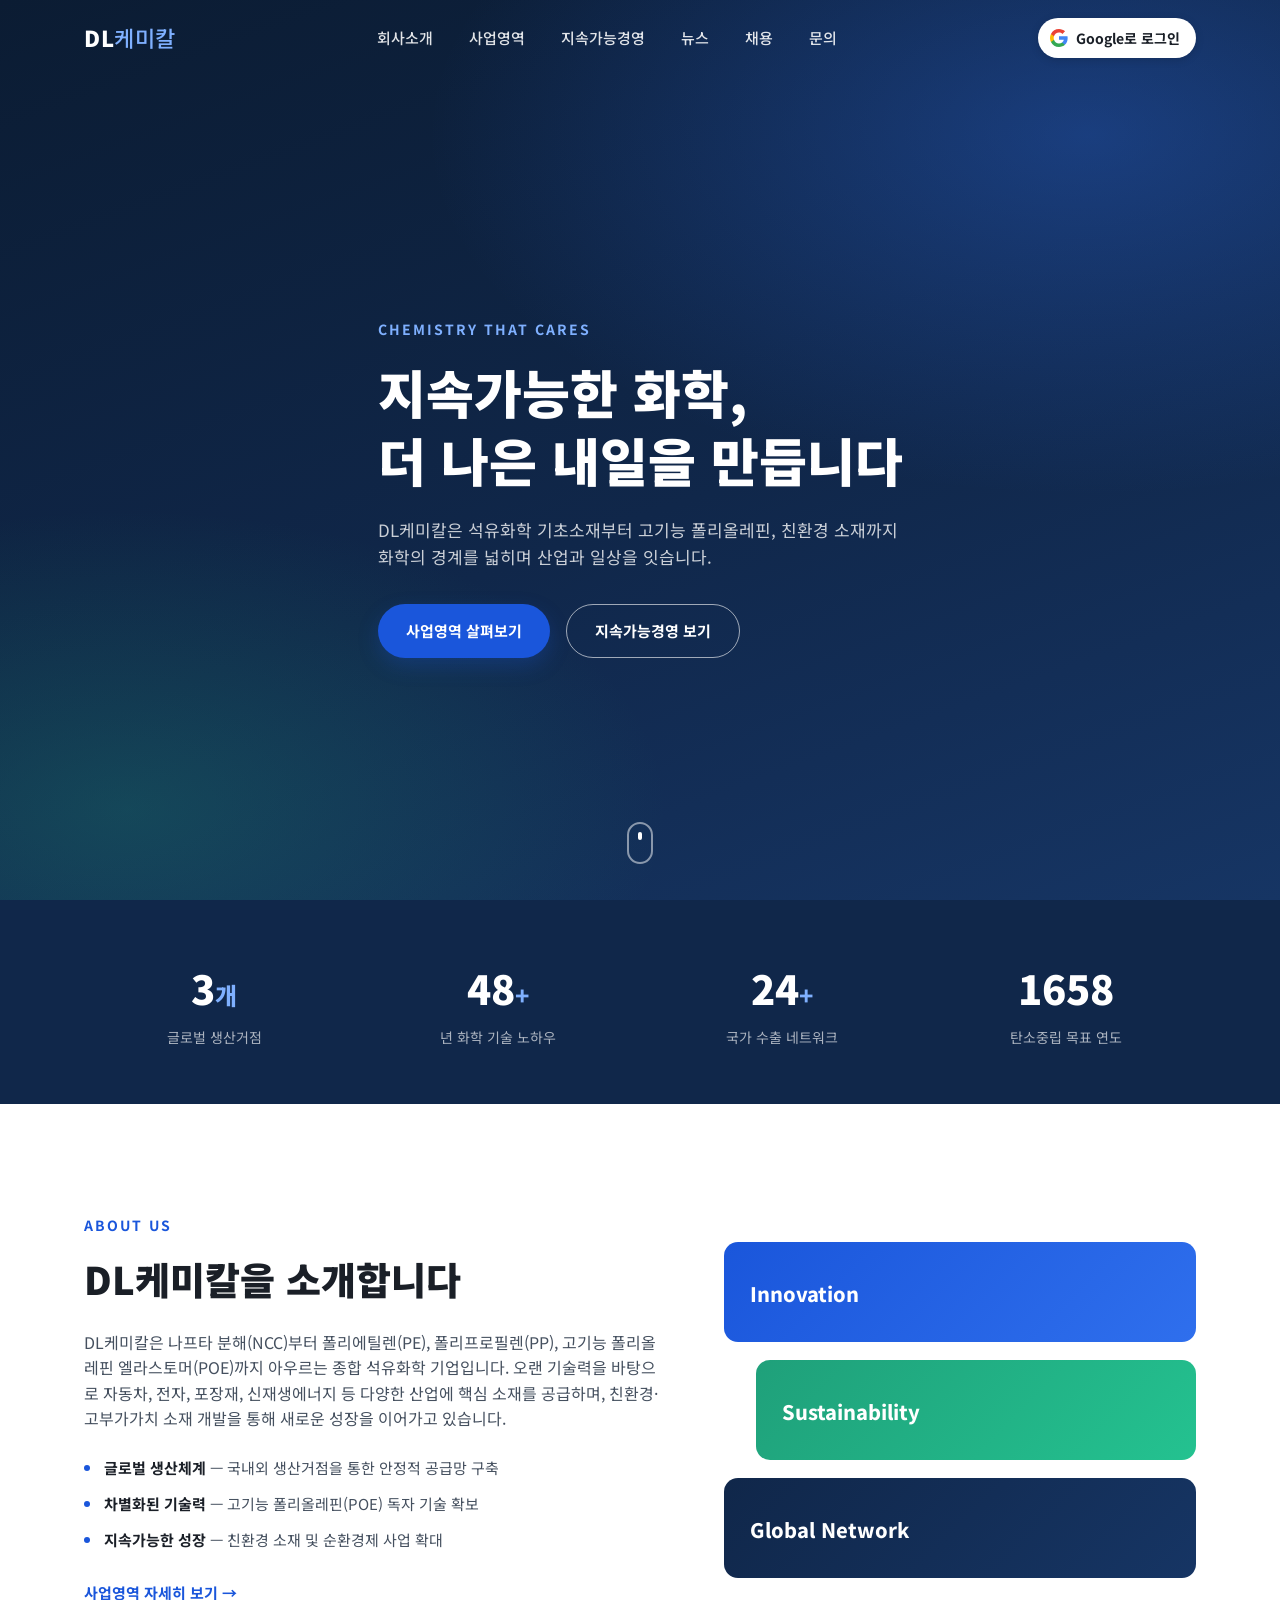
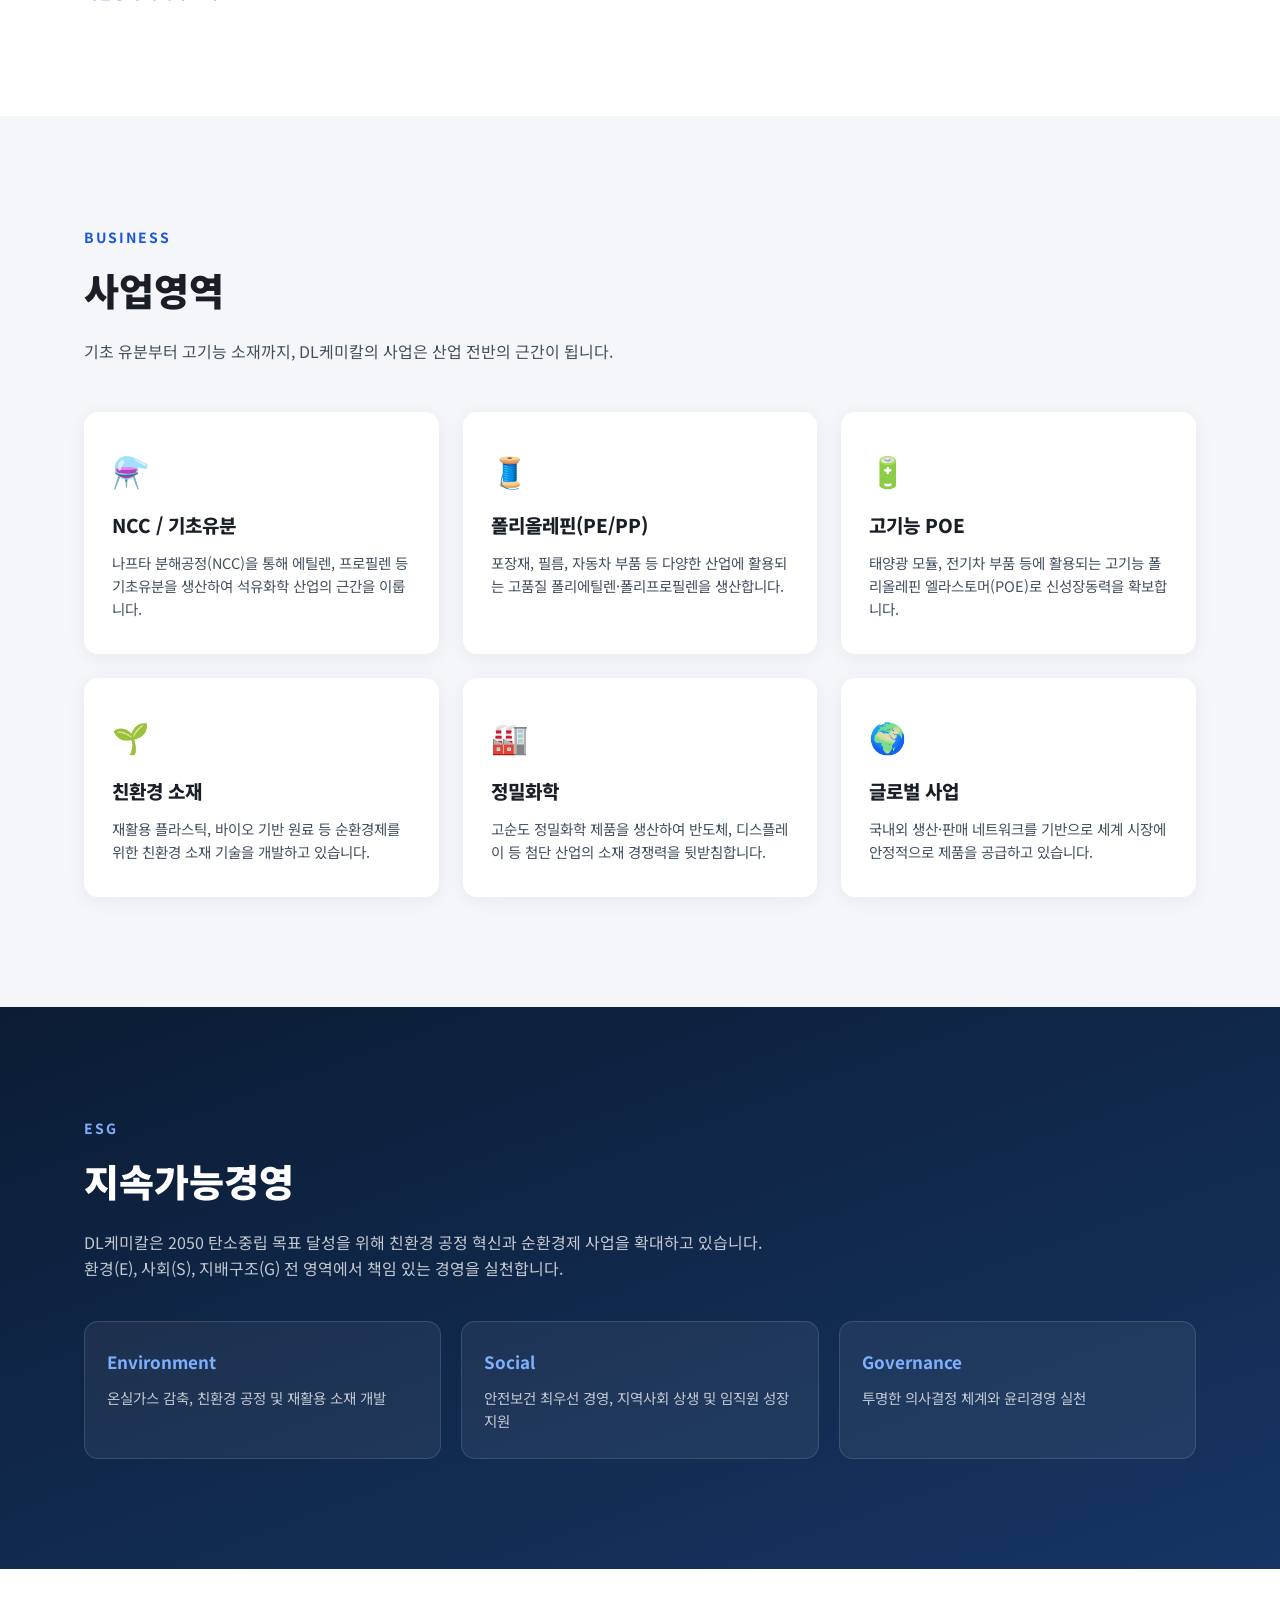
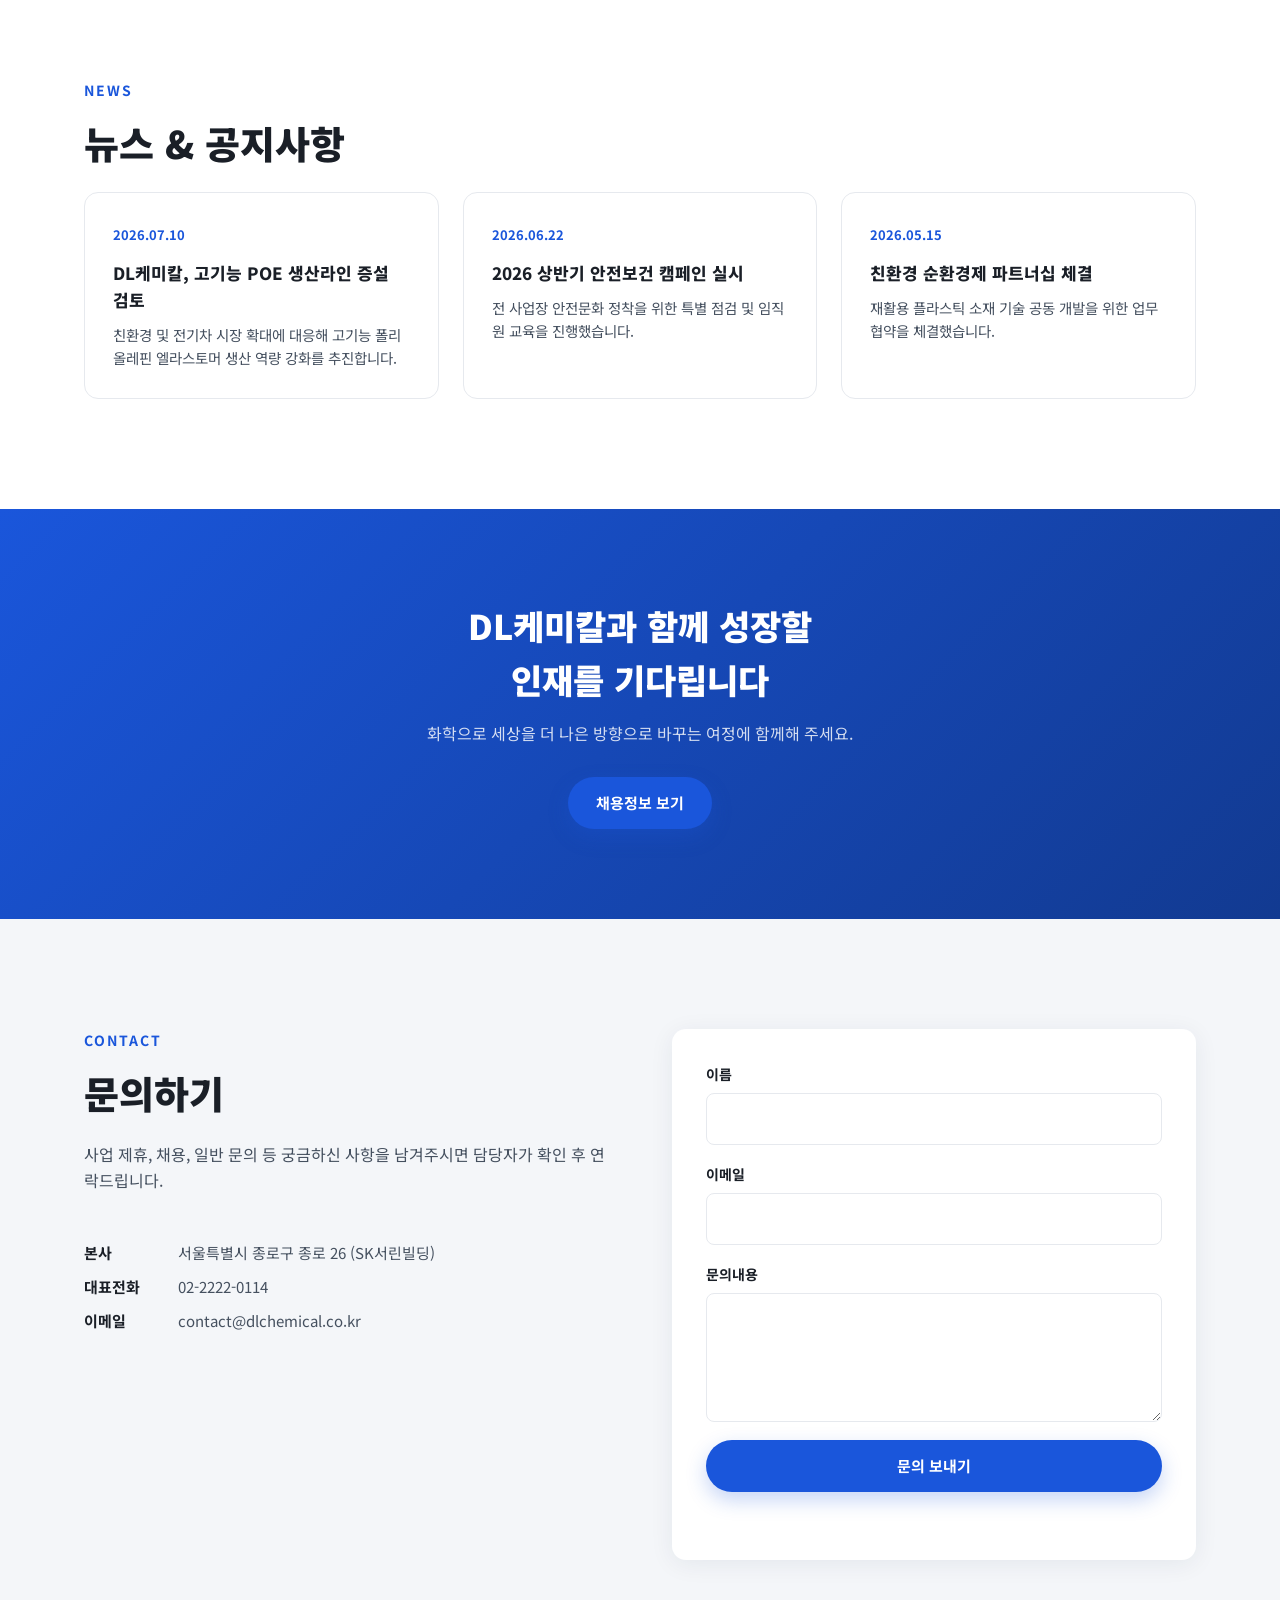
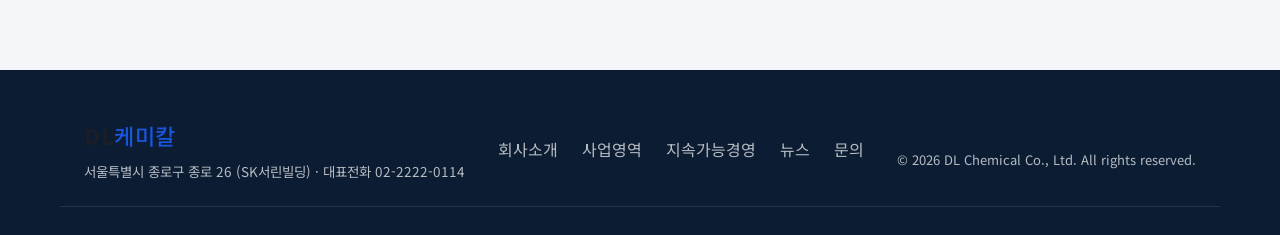
<file: index.html>
<!DOCTYPE html>
<html lang="ko">
<head>
<meta charset="UTF-8" />
<meta name="viewport" content="width=device-width, initial-scale=1.0" />
<title>DL케미칼 | Chemistry that Cares</title>
<meta name="description" content="DL케미칼 공식 홈페이지 - 석유화학 기반의 고기능 소재로 지속가능한 미래를 만들어갑니다." />
<link rel="preconnect" href="https://fonts.googleapis.com">
<link href="https://fonts.googleapis.com/css2?family=Noto+Sans+KR:wght@300;400;500;700;900&display=swap" rel="stylesheet">
<link rel="stylesheet" href="css/style.css" />
<script src="js/vendor/supabase.js"></script>
</head>
<body>

<!-- Header -->
<header class="header" id="header">
  <div class="container header__inner">
    <a href="#top" class="logo">DL<span>케미칼</span></a>

    <nav class="nav" id="nav">
      <ul>
        <li><a href="#about">회사소개</a></li>
        <li><a href="#business">사업영역</a></li>
        <li><a href="#esg">지속가능경영</a></li>
        <li><a href="#news">뉴스</a></li>
        <li><a href="#career">채용</a></li>
        <li><a href="#contact">문의</a></li>
      </ul>
    </nav>

    <div class="auth" id="authArea">
      <button class="btn btn--google" id="googleLoginBtn">
        <svg class="google-icon" viewBox="0 0 18 18" aria-hidden="true">
          <path fill="#4285F4" d="M17.64 9.2c0-.64-.06-1.25-.16-1.84H9v3.48h4.84a4.14 4.14 0 0 1-1.8 2.72v2.26h2.91c1.7-1.57 2.69-3.88 2.69-6.62z"/>
          <path fill="#34A853" d="M9 18c2.43 0 4.47-.8 5.96-2.18l-2.91-2.26c-.81.54-1.84.86-3.05.86-2.34 0-4.32-1.58-5.03-3.71H.96v2.33A9 9 0 0 0 9 18z"/>
          <path fill="#FBBC05" d="M3.97 10.71A5.4 5.4 0 0 1 3.68 9c0-.59.1-1.17.29-1.71V4.96H.96A9 9 0 0 0 0 9c0 1.45.35 2.83.96 4.04l3.01-2.33z"/>
          <path fill="#EA4335" d="M9 3.58c1.32 0 2.51.46 3.44 1.35l2.58-2.58C13.46.89 11.43 0 9 0A9 9 0 0 0 .96 4.96l3.01 2.33C4.68 5.16 6.66 3.58 9 3.58z"/>
        </svg>
        <span>Google로 로그인</span>
      </button>
      <div class="user-menu" id="userMenu" hidden>
        <img class="user-menu__avatar" id="userAvatar" alt="" />
        <span class="user-menu__name" id="userName"></span>
        <button class="btn btn--ghost btn--sm" id="logoutBtn">로그아웃</button>
      </div>
    </div>

    <button class="nav-toggle" id="navToggle" aria-label="메뉴 열기">
      <span></span><span></span><span></span>
    </button>
  </div>
</header>

<!-- Hero -->
<section class="hero" id="top">
  <div class="hero__bg"></div>
  <div class="container hero__inner">
    <p class="hero__eyebrow">Chemistry that Cares</p>
    <h1 class="hero__title">지속가능한 화학,<br />더 나은 내일을 만듭니다</h1>
    <p class="hero__desc">DL케미칼은 석유화학 기초소재부터 고기능 폴리올레핀, 친환경 소재까지<br class="only-desktop"/> 화학의 경계를 넓히며 산업과 일상을 잇습니다.</p>
    <div class="hero__actions">
      <a href="#business" class="btn btn--primary">사업영역 살펴보기</a>
      <a href="#esg" class="btn btn--ghost">지속가능경영 보기</a>
    </div>
  </div>
  <a href="#about" class="scroll-cue" aria-label="아래로 스크롤">
    <span></span>
  </a>
</section>

<!-- Quick Stats -->
<section class="stats">
  <div class="container stats__grid">
    <div class="stat">
      <strong data-count="4">0</strong><span>개</span>
      <p>글로벌 생산거점</p>
    </div>
    <div class="stat">
      <strong data-count="60">0</strong><span>+</span>
      <p>년 화학 기술 노하우</p>
    </div>
    <div class="stat">
      <strong data-count="30">0</strong><span>+</span>
      <p>국가 수출 네트워크</p>
    </div>
    <div class="stat">
      <strong data-count="2050">0</strong><span></span>
      <p>탄소중립 목표 연도</p>
    </div>
  </div>
</section>

<!-- About -->
<section class="section about" id="about">
  <div class="container about__grid">
    <div class="about__text">
      <p class="section__eyebrow">About Us</p>
      <h2 class="section__title">DL케미칼을 소개합니다</h2>
      <p class="about__desc">
        DL케미칼은 나프타 분해(NCC)부터 폴리에틸렌(PE), 폴리프로필렌(PP), 고기능 폴리올레핀 엘라스토머(POE)까지
        아우르는 종합 석유화학 기업입니다. 오랜 기술력을 바탕으로 자동차, 전자, 포장재, 신재생에너지 등
        다양한 산업에 핵심 소재를 공급하며, 친환경·고부가가치 소재 개발을 통해 새로운 성장을 이어가고 있습니다.
      </p>
      <ul class="about__list">
        <li><strong>글로벌 생산체계</strong> — 국내외 생산거점을 통한 안정적 공급망 구축</li>
        <li><strong>차별화된 기술력</strong> — 고기능 폴리올레핀(POE) 독자 기술 확보</li>
        <li><strong>지속가능한 성장</strong> — 친환경 소재 및 순환경제 사업 확대</li>
      </ul>
      <a href="#business" class="link-arrow">사업영역 자세히 보기 →</a>
    </div>
    <div class="about__visual">
      <div class="about__card about__card--1">Innovation</div>
      <div class="about__card about__card--2">Sustainability</div>
      <div class="about__card about__card--3">Global Network</div>
    </div>
  </div>
</section>

<!-- Business Areas -->
<section class="section business" id="business">
  <div class="container">
    <p class="section__eyebrow">Business</p>
    <h2 class="section__title">사업영역</h2>
    <p class="section__desc">기초 유분부터 고기능 소재까지, DL케미칼의 사업은 산업 전반의 근간이 됩니다.</p>

    <div class="business__grid">
      <article class="biz-card">
        <div class="biz-card__icon" aria-hidden="true">⚗️</div>
        <h3>NCC / 기초유분</h3>
        <p>나프타 분해공정(NCC)을 통해 에틸렌, 프로필렌 등 기초유분을 생산하여 석유화학 산업의 근간을 이룹니다.</p>
      </article>
      <article class="biz-card">
        <div class="biz-card__icon" aria-hidden="true">🧵</div>
        <h3>폴리올레핀(PE/PP)</h3>
        <p>포장재, 필름, 자동차 부품 등 다양한 산업에 활용되는 고품질 폴리에틸렌·폴리프로필렌을 생산합니다.</p>
      </article>
      <article class="biz-card">
        <div class="biz-card__icon" aria-hidden="true">🔋</div>
        <h3>고기능 POE</h3>
        <p>태양광 모듈, 전기차 부품 등에 활용되는 고기능 폴리올레핀 엘라스토머(POE)로 신성장동력을 확보합니다.</p>
      </article>
      <article class="biz-card">
        <div class="biz-card__icon" aria-hidden="true">🌱</div>
        <h3>친환경 소재</h3>
        <p>재활용 플라스틱, 바이오 기반 원료 등 순환경제를 위한 친환경 소재 기술을 개발하고 있습니다.</p>
      </article>
      <article class="biz-card">
        <div class="biz-card__icon" aria-hidden="true">🏭</div>
        <h3>정밀화학</h3>
        <p>고순도 정밀화학 제품을 생산하여 반도체, 디스플레이 등 첨단 산업의 소재 경쟁력을 뒷받침합니다.</p>
      </article>
      <article class="biz-card">
        <div class="biz-card__icon" aria-hidden="true">🌍</div>
        <h3>글로벌 사업</h3>
        <p>국내외 생산·판매 네트워크를 기반으로 세계 시장에 안정적으로 제품을 공급하고 있습니다.</p>
      </article>
    </div>
  </div>
</section>

<!-- ESG -->
<section class="section esg" id="esg">
  <div class="container esg__grid">
    <div class="esg__text">
      <p class="section__eyebrow section__eyebrow--light">ESG</p>
      <h2 class="section__title section__title--light">지속가능경영</h2>
      <p class="esg__desc">
        DL케미칼은 2050 탄소중립 목표 달성을 위해 친환경 공정 혁신과 순환경제 사업을
        확대하고 있습니다. 환경(E), 사회(S), 지배구조(G) 전 영역에서 책임 있는 경영을 실천합니다.
      </p>
      <div class="esg__pillars">
        <div class="pillar">
          <h4>Environment</h4>
          <p>온실가스 감축, 친환경 공정 및 재활용 소재 개발</p>
        </div>
        <div class="pillar">
          <h4>Social</h4>
          <p>안전보건 최우선 경영, 지역사회 상생 및 임직원 성장 지원</p>
        </div>
        <div class="pillar">
          <h4>Governance</h4>
          <p>투명한 의사결정 체계와 윤리경영 실천</p>
        </div>
      </div>
    </div>
  </div>
</section>

<!-- News -->
<section class="section news" id="news">
  <div class="container">
    <p class="section__eyebrow">News</p>
    <h2 class="section__title">뉴스 &amp; 공지사항</h2>

    <div class="news__grid">
      <article class="news-card">
        <span class="news-card__date">2026.07.10</span>
        <h3>DL케미칼, 고기능 POE 생산라인 증설 검토</h3>
        <p>친환경 및 전기차 시장 확대에 대응해 고기능 폴리올레핀 엘라스토머 생산 역량 강화를 추진합니다.</p>
      </article>
      <article class="news-card">
        <span class="news-card__date">2026.06.22</span>
        <h3>2026 상반기 안전보건 캠페인 실시</h3>
        <p>전 사업장 안전문화 정착을 위한 특별 점검 및 임직원 교육을 진행했습니다.</p>
      </article>
      <article class="news-card">
        <span class="news-card__date">2026.05.15</span>
        <h3>친환경 순환경제 파트너십 체결</h3>
        <p>재활용 플라스틱 소재 기술 공동 개발을 위한 업무협약을 체결했습니다.</p>
      </article>
    </div>
  </div>
</section>

<!-- Career CTA -->
<section class="cta" id="career">
  <div class="container cta__inner">
    <h2>DL케미칼과 함께 성장할<br />인재를 기다립니다</h2>
    <p>화학으로 세상을 더 나은 방향으로 바꾸는 여정에 함께해 주세요.</p>
    <a href="#contact" class="btn btn--primary">채용정보 보기</a>
  </div>
</section>

<!-- Contact -->
<section class="section contact" id="contact">
  <div class="container contact__grid">
    <div>
      <p class="section__eyebrow">Contact</p>
      <h2 class="section__title">문의하기</h2>
      <p class="section__desc">사업 제휴, 채용, 일반 문의 등 궁금하신 사항을 남겨주시면 담당자가 확인 후 연락드립니다.</p>
      <ul class="contact__info">
        <li><strong>본사</strong> 서울특별시 종로구 종로 26 (SK서린빌딩)</li>
        <li><strong>대표전화</strong> 02-2222-0114</li>
        <li><strong>이메일</strong> contact@dlchemical.co.kr</li>
      </ul>
    </div>
    <form class="contact__form" id="contactForm">
      <div class="form-row">
        <label for="name">이름</label>
        <input type="text" id="name" name="name" required />
      </div>
      <div class="form-row">
        <label for="email">이메일</label>
        <input type="email" id="email" name="email" required />
      </div>
      <div class="form-row">
        <label for="message">문의내용</label>
        <textarea id="message" name="message" rows="4" required></textarea>
      </div>
      <button type="submit" class="btn btn--primary btn--block">문의 보내기</button>
      <p class="form-note" id="formNote" role="status" aria-live="polite"></p>
    </form>
  </div>
</section>

<!-- Footer -->
<footer class="footer">
  <div class="container footer__inner">
    <div class="footer__brand">
      <a href="#top" class="logo logo--footer">DL<span>케미칼</span></a>
      <p>서울특별시 종로구 종로 26 (SK서린빌딩) · 대표전화 02-2222-0114</p>
    </div>
    <ul class="footer__links">
      <li><a href="#about">회사소개</a></li>
      <li><a href="#business">사업영역</a></li>
      <li><a href="#esg">지속가능경영</a></li>
      <li><a href="#news">뉴스</a></li>
      <li><a href="#contact">문의</a></li>
    </ul>
    <p class="footer__copy">&copy; <span id="year"></span> DL Chemical Co., Ltd. All rights reserved.</p>
  </div>
</footer>

<script src="js/supabase-config.js"></script>
<script src="js/auth.js"></script>
<script src="js/script.js"></script>
</body>
</html>
</file>
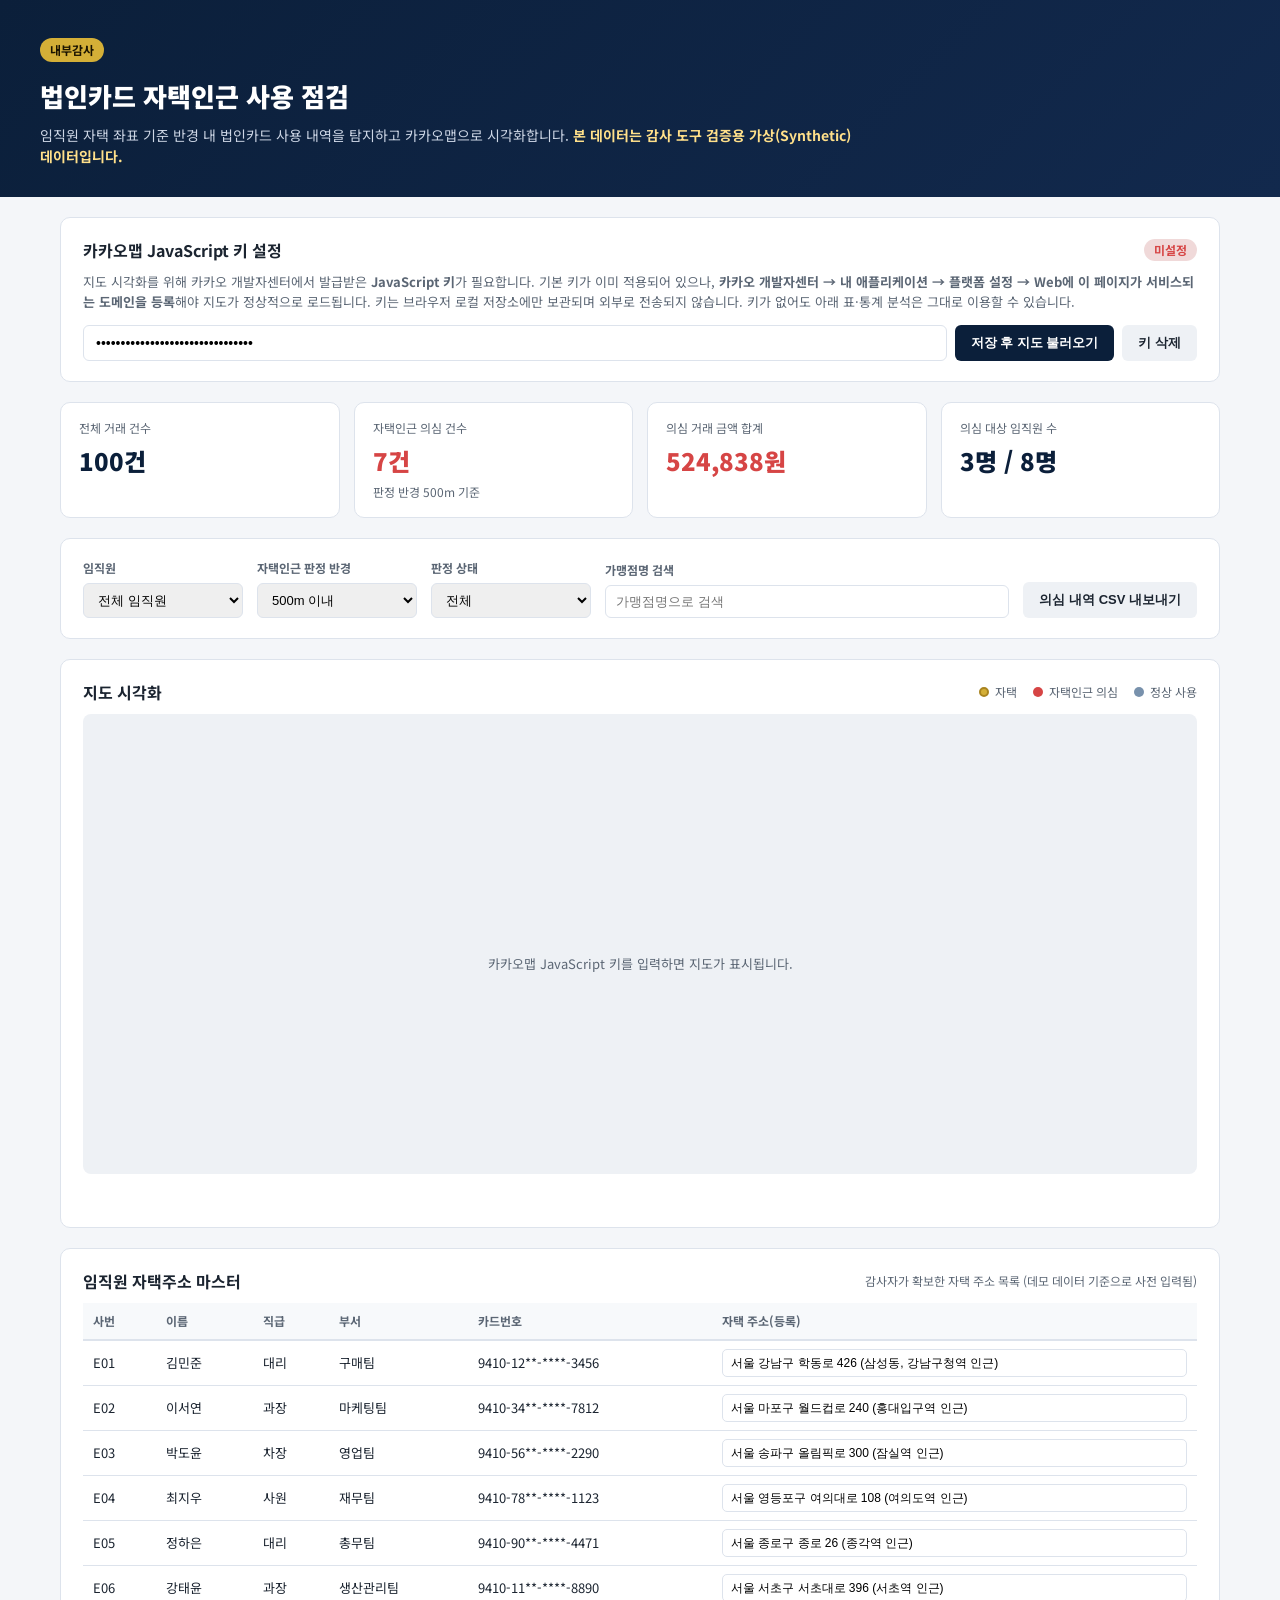
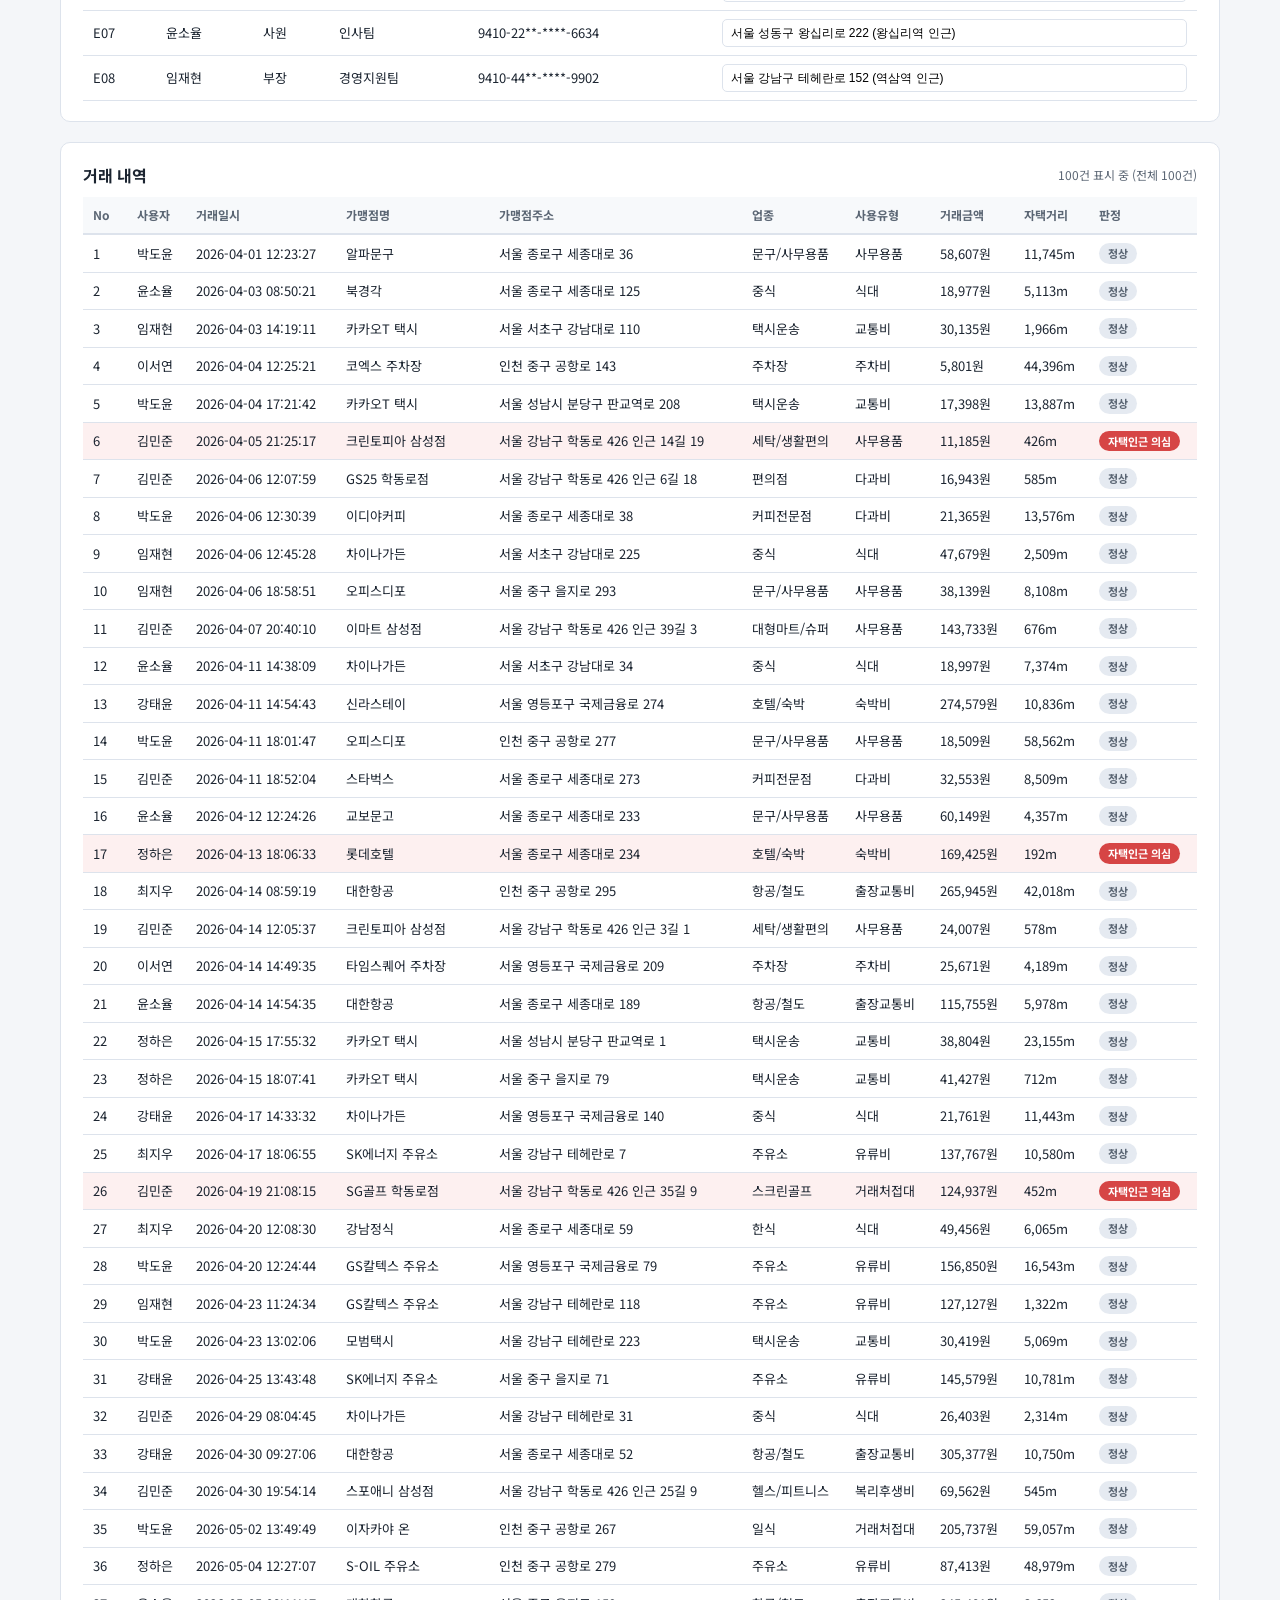
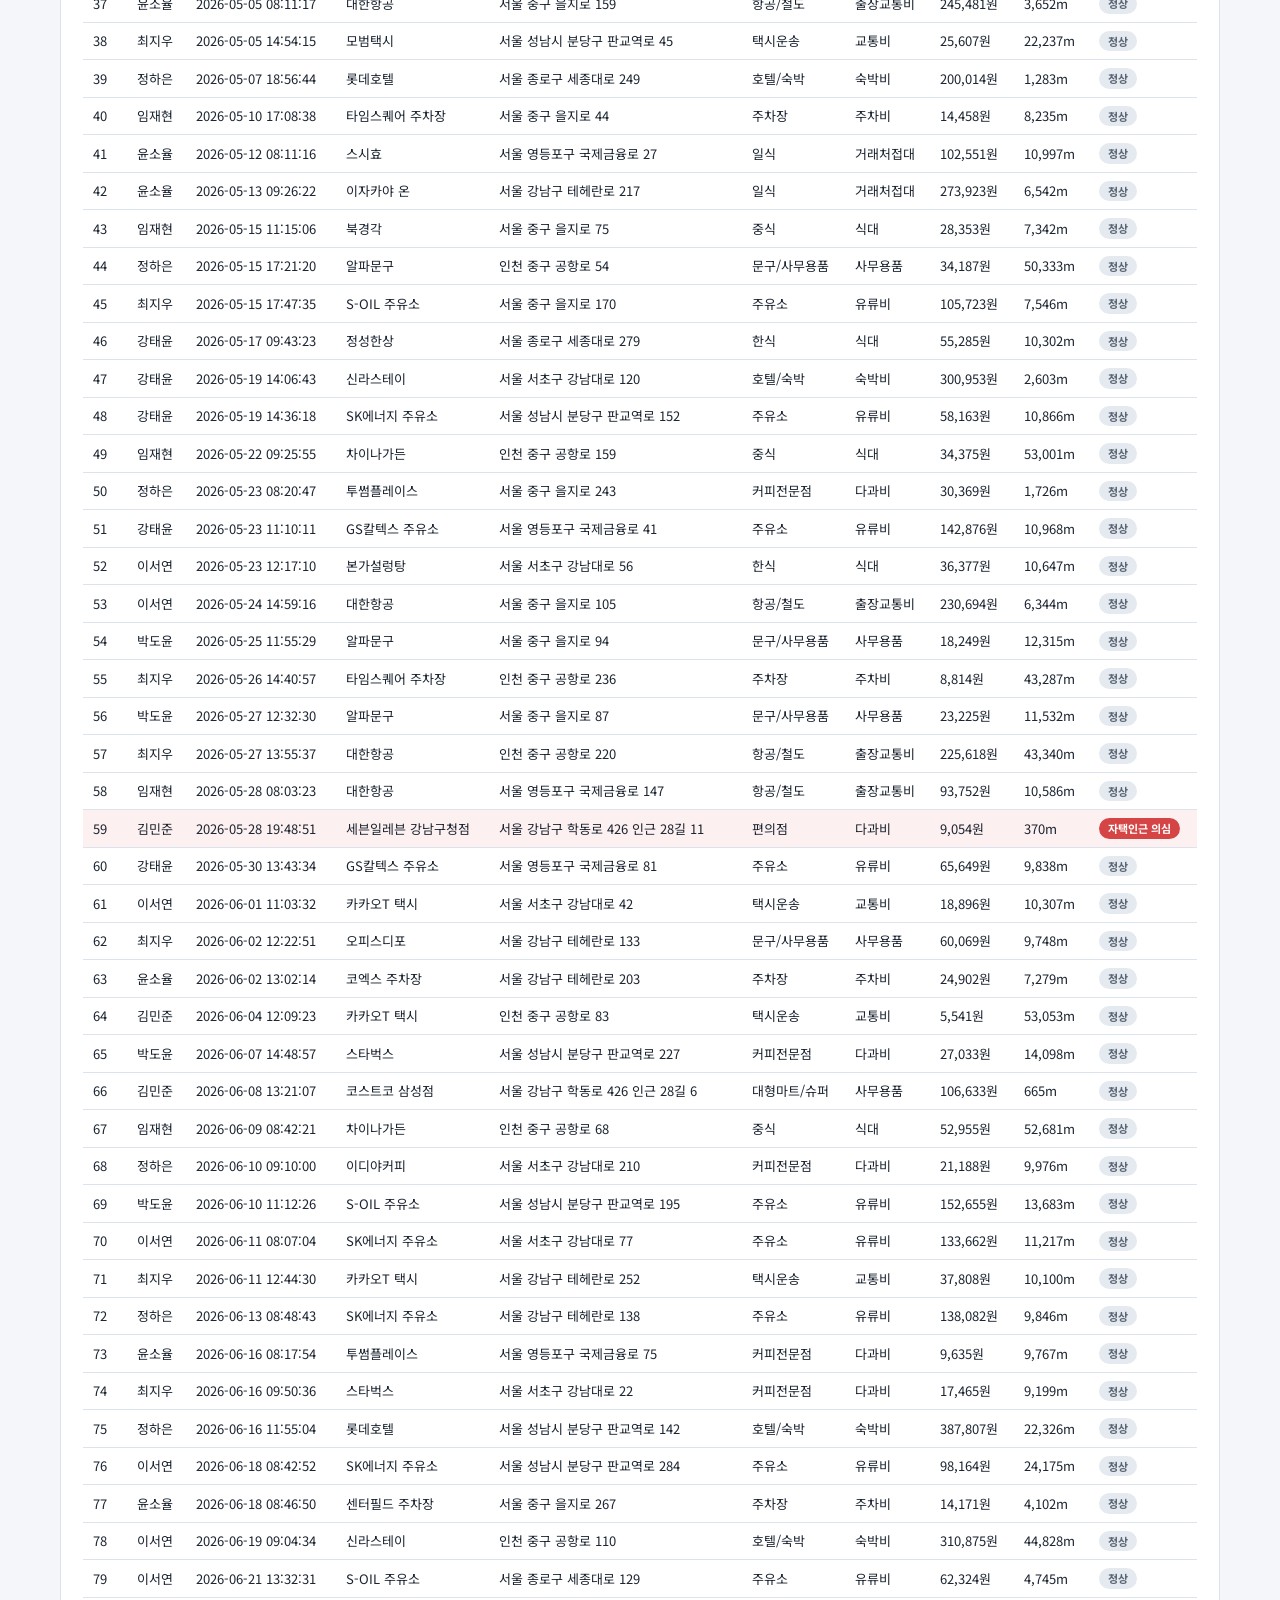
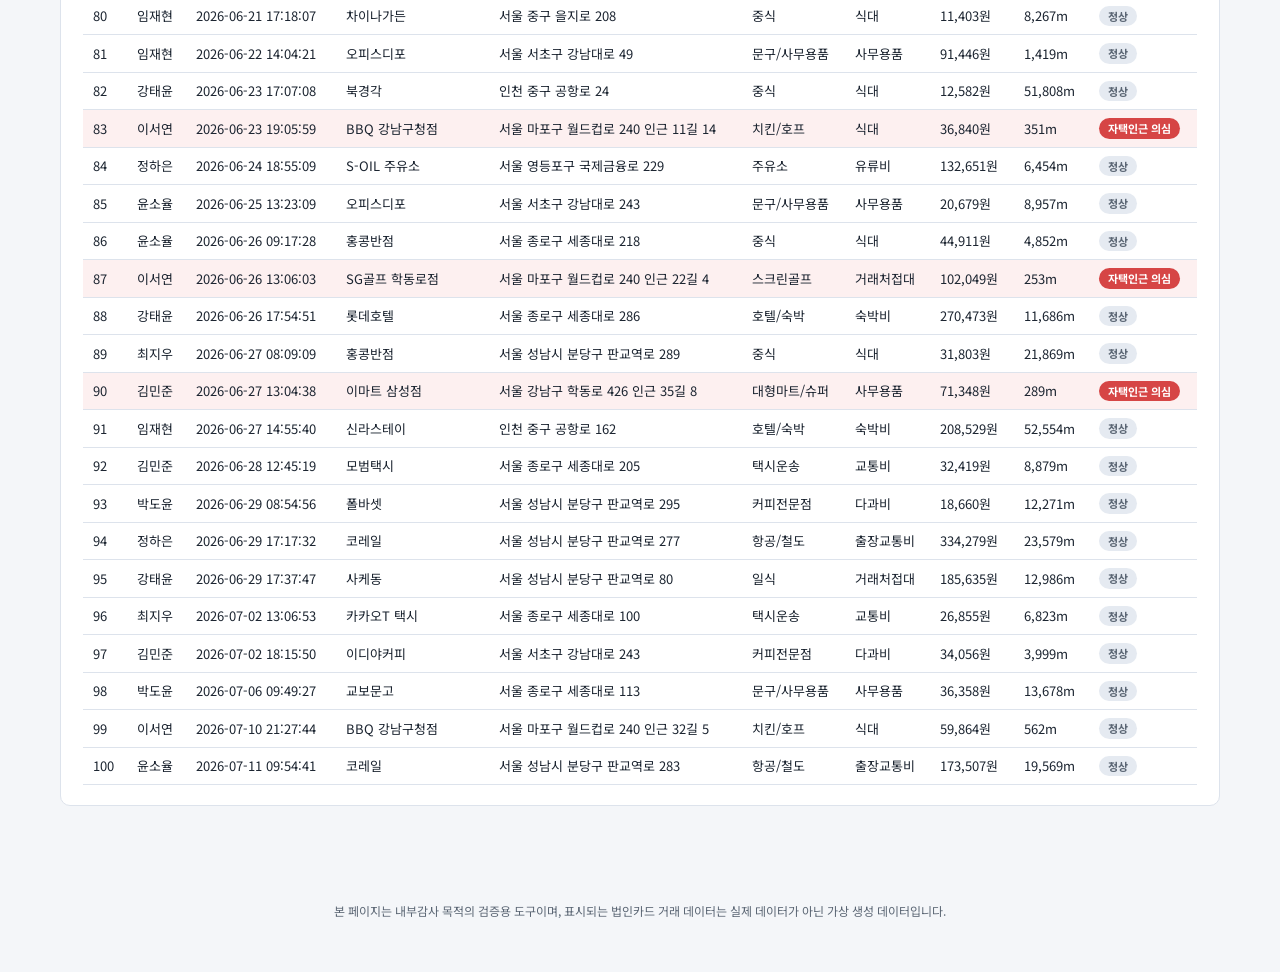
<file: audit/corpcard-audit.html>
<!DOCTYPE html>
<html lang="ko">
<head>
<meta charset="UTF-8" />
<meta name="viewport" content="width=device-width, initial-scale=1.0" />
<title>법인카드 자택인근 사용 점검 | 내부감사</title>
<meta name="robots" content="noindex, nofollow" />
<link href="https://fonts.googleapis.com/css2?family=Noto+Sans+KR:wght@400;500;700;900&display=swap" rel="stylesheet">
<link rel="stylesheet" href="audit.css" />
</head>
<body>

<header class="bar">
  <div class="bar__inner">
    <div class="bar__title">
      <span class="bar__badge">내부감사</span>
      <h1>법인카드 자택인근 사용 점검</h1>
    </div>
    <p class="bar__desc">임직원 자택 좌표 기준 반경 내 법인카드 사용 내역을 탐지하고 카카오맵으로 시각화합니다. <strong>본 데이터는 감사 도구 검증용 가상(Synthetic) 데이터입니다.</strong></p>
  </div>
</header>

<main class="container">

  <!-- Kakao Key Setup -->
  <section class="panel key-panel" id="keyPanel">
    <div class="panel__head">
      <h2>카카오맵 JavaScript 키 설정</h2>
      <span class="key-status" id="keyStatus">미설정</span>
    </div>
    <p class="panel__note">
      지도 시각화를 위해 카카오 개발자센터에서 발급받은 <strong>JavaScript 키</strong>가 필요합니다. 기본 키가 이미 적용되어 있으나,
      <strong>카카오 개발자센터 → 내 애플리케이션 → 플랫폼 설정 → Web에 이 페이지가 서비스되는 도메인을 등록</strong>해야 지도가 정상적으로 로드됩니다.
      키는 브라우저 로컬 저장소에만 보관되며 외부로 전송되지 않습니다. 키가 없어도 아래 표·통계 분석은 그대로 이용할 수 있습니다.
    </p>
    <div class="key-row">
      <input type="password" id="kakaoKeyInput" placeholder="카카오 JavaScript 키 입력" autocomplete="off" />
      <button class="btn btn--primary" id="saveKeyBtn">저장 후 지도 불러오기</button>
      <button class="btn btn--ghost" id="clearKeyBtn">키 삭제</button>
    </div>
  </section>

  <!-- Summary -->
  <section class="summary" id="summary"></section>

  <!-- Filters -->
  <section class="panel filter-panel">
    <div class="filter-row">
      <div class="field">
        <label for="empFilter">임직원</label>
        <select id="empFilter"></select>
      </div>
      <div class="field">
        <label for="radiusFilter">자택인근 판정 반경</label>
        <select id="radiusFilter">
          <option value="300">300m 이내</option>
          <option value="500" selected>500m 이내</option>
          <option value="1000">1km 이내</option>
          <option value="2000">2km 이내</option>
        </select>
      </div>
      <div class="field">
        <label for="flagFilter">판정 상태</label>
        <select id="flagFilter">
          <option value="all">전체</option>
          <option value="flagged">자택인근 의심만</option>
          <option value="normal">정상만</option>
        </select>
      </div>
      <div class="field field--grow">
        <label for="searchInput">가맹점명 검색</label>
        <input type="text" id="searchInput" placeholder="가맹점명으로 검색" />
      </div>
      <div class="field field--btn">
        <button class="btn btn--ghost" id="exportBtn">의심 내역 CSV 내보내기</button>
      </div>
    </div>
  </section>

  <!-- Map -->
  <section class="panel map-panel">
    <div class="panel__head">
      <h2>지도 시각화</h2>
      <p class="legend">
        <span class="legend__dot legend__dot--home"></span> 자택
        <span class="legend__dot legend__dot--flag"></span> 자택인근 의심
        <span class="legend__dot legend__dot--normal"></span> 정상 사용
      </p>
    </div>
    <div id="map" class="map"></div>
    <p class="map-placeholder" id="mapPlaceholder">카카오맵 JavaScript 키를 입력하면 지도가 표시됩니다.</p>
  </section>

  <!-- Employee master (editable home address) -->
  <section class="panel">
    <div class="panel__head">
      <h2>임직원 자택주소 마스터</h2>
      <span class="panel__note-inline">감사자가 확보한 자택 주소 목록 (데모 데이터 기준으로 사전 입력됨)</span>
    </div>
    <div class="table-wrap table-wrap--sm">
      <table id="empTable">
        <thead>
          <tr><th>사번</th><th>이름</th><th>직급</th><th>부서</th><th>카드번호</th><th>자택 주소(등록)</th></tr>
        </thead>
        <tbody></tbody>
      </table>
    </div>
  </section>

  <!-- Transactions table -->
  <section class="panel">
    <div class="panel__head">
      <h2>거래 내역</h2>
      <span class="panel__note-inline" id="rowCount"></span>
    </div>
    <div class="table-wrap">
      <table id="txTable">
        <thead>
          <tr>
            <th data-sort="No">No</th>
            <th data-sort="UserName">사용자</th>
            <th data-sort="TransactionDate">거래일시</th>
            <th data-sort="MerchantName">가맹점명</th>
            <th>가맹점주소</th>
            <th data-sort="MerchantIndustryName">업종</th>
            <th data-sort="UsageType">사용유형</th>
            <th data-sort="TransactionAmount">거래금액</th>
            <th data-sort="distance">자택거리</th>
            <th data-sort="flagged">판정</th>
          </tr>
        </thead>
        <tbody id="txTableBody"></tbody>
      </table>
    </div>
  </section>

</main>

<footer class="foot">
  <p>본 페이지는 내부감사 목적의 검증용 도구이며, 표시되는 법인카드 거래 데이터는 실제 데이터가 아닌 가상 생성 데이터입니다.</p>
</footer>

<script src="data.js"></script>
<script src="audit.js"></script>
</body>
</html>
</file>
<file: css/style.css>
/* ===== Reset & Base ===== */
* { margin: 0; padding: 0; box-sizing: border-box; }

:root {
  --navy-900: #0b1c33;
  --navy-800: #10274a;
  --navy-700: #163564;
  --blue-600: #1a56db;
  --blue-500: #2f6fed;
  --green-500: #1fa07a;
  --gray-900: #1a1f27;
  --gray-700: #45505f;
  --gray-500: #6b7583;
  --gray-200: #e6e9ee;
  --gray-100: #f4f6f9;
  --white: #ffffff;
  --radius: 14px;
  --container: 1160px;
  --header-h: 76px;
}

html { scroll-behavior: smooth; }

body {
  font-family: "Noto Sans KR", -apple-system, BlinkMacSystemFont, "Segoe UI", sans-serif;
  color: var(--gray-900);
  background: var(--white);
  line-height: 1.6;
  overflow-x: hidden;
}

img { max-width: 100%; display: block; }
a { text-decoration: none; color: inherit; }
ul { list-style: none; }
button { font: inherit; cursor: pointer; border: none; background: none; }

.container {
  max-width: var(--container);
  margin: 0 auto;
  padding: 0 24px;
}

.only-desktop { display: inline; }
@media (max-width: 640px) { .only-desktop { display: none; } }

/* ===== Buttons ===== */
.btn {
  display: inline-flex;
  align-items: center;
  justify-content: center;
  padding: 14px 28px;
  border-radius: 999px;
  font-weight: 700;
  font-size: 15px;
  transition: transform .2s ease, box-shadow .2s ease, background .2s ease;
}
.btn--primary {
  background: var(--blue-600);
  color: var(--white);
  box-shadow: 0 8px 20px rgba(26, 86, 219, .25);
}
.btn--primary:hover { background: var(--blue-500); transform: translateY(-2px); }
.btn--ghost {
  border: 1.5px solid rgba(255,255,255,.6);
  color: var(--white);
}
.btn--ghost:hover { background: rgba(255,255,255,.12); transform: translateY(-2px); }
.btn--block { width: 100%; }

/* ===== Header ===== */
.header {
  position: fixed;
  top: 0; left: 0; right: 0;
  height: var(--header-h);
  z-index: 1000;
  background: rgba(11, 28, 51, 0);
  transition: background .3s ease, box-shadow .3s ease;
}
.header.scrolled {
  background: rgba(11, 28, 51, .92);
  backdrop-filter: blur(10px);
  box-shadow: 0 2px 16px rgba(0,0,0,.15);
}
.header__inner {
  height: 100%;
  display: flex;
  align-items: center;
  justify-content: space-between;
}
.logo {
  font-size: 22px;
  font-weight: 900;
  color: var(--white);
  letter-spacing: .5px;
}
.logo span { color: #7fb0ff; font-weight: 500; }
.logo--footer { color: var(--gray-900); }
.logo--footer span { color: var(--blue-600); }

.nav ul { display: flex; gap: 36px; }
.nav a {
  color: rgba(255,255,255,.88);
  font-weight: 500;
  font-size: 15px;
  position: relative;
  padding: 8px 0;
}
.nav a::after {
  content: "";
  position: absolute;
  left: 0; bottom: 0;
  width: 0; height: 2px;
  background: #7fb0ff;
  transition: width .25s ease;
}
.nav a:hover::after { width: 100%; }

.nav-toggle {
  display: none;
  flex-direction: column;
  gap: 5px;
  width: 28px;
}
.nav-toggle span {
  height: 2px;
  background: var(--white);
  border-radius: 2px;
}

/* ===== Auth ===== */
.auth { display: flex; align-items: center; }
.btn--google {
  display: inline-flex;
  align-items: center;
  gap: 8px;
  padding: 9px 16px 9px 12px;
  border-radius: 999px;
  background: var(--white);
  color: var(--gray-900);
  font-weight: 700;
  font-size: 14px;
  box-shadow: 0 2px 8px rgba(0,0,0,.15);
  transition: transform .2s ease, box-shadow .2s ease;
}
.btn--google:hover { transform: translateY(-2px); box-shadow: 0 6px 16px rgba(0,0,0,.2); }
.google-icon { width: 18px; height: 18px; flex-shrink: 0; }

.user-menu[hidden], .btn--google[hidden] { display: none; }
.user-menu { display: flex; align-items: center; gap: 10px; }
.user-menu__avatar {
  width: 32px;
  height: 32px;
  border-radius: 50%;
  object-fit: cover;
  background: var(--gray-200);
}
.user-menu__name {
  color: var(--white);
  font-size: 14px;
  font-weight: 500;
  max-width: 120px;
  overflow: hidden;
  text-overflow: ellipsis;
  white-space: nowrap;
}
.btn--sm { padding: 8px 16px; font-size: 13px; }
.btn--ghost.btn--sm { border-color: rgba(255,255,255,.4); color: var(--white); }

/* ===== Hero ===== */
.hero {
  position: relative;
  min-height: 100vh;
  display: flex;
  align-items: center;
  color: var(--white);
  overflow: hidden;
}
.hero__bg {
  position: absolute;
  inset: 0;
  background:
    radial-gradient(1100px 600px at 85% 15%, rgba(47,111,237,.35), transparent 60%),
    radial-gradient(900px 500px at 10% 90%, rgba(31,160,122,.25), transparent 60%),
    linear-gradient(160deg, var(--navy-900) 0%, var(--navy-800) 55%, var(--navy-700) 100%);
  z-index: -1;
}
.hero__inner { padding-top: var(--header-h); max-width: 760px; }
.hero__eyebrow {
  color: #7fb0ff;
  font-weight: 700;
  letter-spacing: 2px;
  text-transform: uppercase;
  font-size: 14px;
  margin-bottom: 18px;
}
.hero__title {
  font-size: clamp(32px, 5vw, 52px);
  font-weight: 900;
  line-height: 1.3;
  margin-bottom: 22px;
}
.hero__desc {
  font-size: 17px;
  color: rgba(255,255,255,.78);
  margin-bottom: 34px;
}
.hero__actions { display: flex; gap: 16px; flex-wrap: wrap; }

.scroll-cue {
  position: absolute;
  left: 50%;
  bottom: 36px;
  transform: translateX(-50%);
  width: 26px; height: 42px;
  border: 2px solid rgba(255,255,255,.5);
  border-radius: 20px;
}
.scroll-cue span {
  position: absolute;
  top: 8px; left: 50%;
  width: 4px; height: 8px;
  background: #fff;
  border-radius: 2px;
  transform: translateX(-50%);
  animation: scrollDown 1.6s infinite;
}
@keyframes scrollDown {
  0% { opacity: 1; top: 8px; }
  70% { opacity: 0; top: 20px; }
  100% { opacity: 0; top: 8px; }
}

/* ===== Stats ===== */
.stats {
  background: var(--navy-800);
  padding: 56px 0;
}
.stats__grid {
  display: grid;
  grid-template-columns: repeat(4, 1fr);
  gap: 24px;
  text-align: center;
}
.stat strong {
  color: var(--white);
  font-size: 40px;
  font-weight: 900;
}
.stat span { color: #7fb0ff; font-size: 24px; font-weight: 800; }
.stat p { color: rgba(255,255,255,.65); font-size: 14px; margin-top: 6px; }

/* ===== Section shared ===== */
.section { padding: 110px 0; }
.section__eyebrow {
  color: var(--blue-600);
  font-weight: 700;
  letter-spacing: 2px;
  text-transform: uppercase;
  font-size: 14px;
  margin-bottom: 12px;
}
.section__eyebrow--light { color: #7fb0ff; }
.section__title {
  font-size: clamp(26px, 3.4vw, 38px);
  font-weight: 900;
  margin-bottom: 18px;
  color: var(--gray-900);
}
.section__title--light { color: var(--white); }
.section__desc {
  color: var(--gray-700);
  font-size: 16px;
  max-width: 640px;
  margin-bottom: 48px;
}

/* ===== About ===== */
.about { background: var(--white); }
.about__grid {
  display: grid;
  grid-template-columns: 1.1fr .9fr;
  gap: 64px;
  align-items: center;
}
.about__desc { color: var(--gray-700); margin: 20px 0 24px; }
.about__list { display: flex; flex-direction: column; gap: 12px; margin-bottom: 28px; }
.about__list li {
  padding-left: 20px;
  position: relative;
  color: var(--gray-700);
  font-size: 15px;
}
.about__list li::before {
  content: "";
  position: absolute;
  left: 0; top: 9px;
  width: 6px; height: 6px;
  border-radius: 50%;
  background: var(--blue-600);
}
.about__list strong { color: var(--gray-900); }
.link-arrow {
  color: var(--blue-600);
  font-weight: 700;
  font-size: 15px;
}
.about__visual {
  display: grid;
  gap: 18px;
}
.about__card {
  border-radius: var(--radius);
  padding: 32px 26px;
  font-weight: 800;
  font-size: 20px;
  color: var(--white);
  min-height: 100px;
  display: flex;
  align-items: flex-end;
}
.about__card--1 { background: linear-gradient(135deg, #1a56db, #2f6fed); }
.about__card--2 { background: linear-gradient(135deg, #1fa07a, #24c290); margin-left: 32px; }
.about__card--3 { background: linear-gradient(135deg, #10274a, #163564); }

/* ===== Business ===== */
.business { background: var(--gray-100); }
.business__grid {
  display: grid;
  grid-template-columns: repeat(3, 1fr);
  gap: 24px;
}
.biz-card {
  background: var(--white);
  border-radius: var(--radius);
  padding: 34px 28px;
  box-shadow: 0 4px 20px rgba(16,39,74,.06);
  transition: transform .25s ease, box-shadow .25s ease;
}
.biz-card:hover {
  transform: translateY(-6px);
  box-shadow: 0 16px 32px rgba(16,39,74,.12);
}
.biz-card__icon { font-size: 30px; margin-bottom: 16px; }
.biz-card h3 { font-size: 19px; font-weight: 800; margin-bottom: 10px; }
.biz-card p { color: var(--gray-700); font-size: 14.5px; }

/* ===== ESG ===== */
.esg {
  background: linear-gradient(160deg, var(--navy-900), var(--navy-700));
  color: var(--white);
}
.esg__desc { color: rgba(255,255,255,.75); max-width: 680px; margin-bottom: 40px; }
.esg__pillars {
  display: grid;
  grid-template-columns: repeat(3, 1fr);
  gap: 20px;
}
.pillar {
  background: rgba(255,255,255,.06);
  border: 1px solid rgba(255,255,255,.12);
  border-radius: var(--radius);
  padding: 26px 22px;
}
.pillar h4 { color: #7fb0ff; font-size: 17px; margin-bottom: 10px; }
.pillar p { color: rgba(255,255,255,.72); font-size: 14.5px; }

/* ===== News ===== */
.news { background: var(--white); }
.news__grid {
  display: grid;
  grid-template-columns: repeat(3, 1fr);
  gap: 24px;
}
.news-card {
  border: 1px solid var(--gray-200);
  border-radius: var(--radius);
  padding: 28px;
  transition: box-shadow .25s ease, transform .25s ease;
}
.news-card:hover { box-shadow: 0 12px 28px rgba(16,39,74,.08); transform: translateY(-4px); }
.news-card__date { color: var(--blue-600); font-weight: 700; font-size: 13px; }
.news-card h3 { font-size: 17px; font-weight: 800; margin: 12px 0 10px; }
.news-card p { color: var(--gray-700); font-size: 14.5px; }

/* ===== CTA ===== */
.cta {
  background: linear-gradient(135deg, var(--blue-600), #123a91);
  color: var(--white);
  padding: 90px 0;
  text-align: center;
}
.cta h2 { font-size: clamp(24px, 3.4vw, 34px); font-weight: 900; margin-bottom: 14px; }
.cta p { color: rgba(255,255,255,.82); margin-bottom: 30px; }

/* ===== Contact ===== */
.contact { background: var(--gray-100); }
.contact__grid {
  display: grid;
  grid-template-columns: 1fr 1fr;
  gap: 64px;
}
.contact__info { margin-top: 24px; display: flex; flex-direction: column; gap: 10px; }
.contact__info strong { display: inline-block; width: 90px; color: var(--gray-900); }
.contact__info li { color: var(--gray-700); font-size: 15px; }

.contact__form {
  background: var(--white);
  border-radius: var(--radius);
  padding: 34px;
  box-shadow: 0 4px 24px rgba(16,39,74,.07);
}
.form-row { margin-bottom: 18px; display: flex; flex-direction: column; gap: 8px; }
.form-row label { font-size: 14px; font-weight: 700; color: var(--gray-900); }
.form-row input,
.form-row textarea {
  border: 1px solid var(--gray-200);
  border-radius: 8px;
  padding: 12px 14px;
  font: inherit;
  color: var(--gray-900);
  resize: vertical;
}
.form-row input:focus,
.form-row textarea:focus {
  outline: none;
  border-color: var(--blue-500);
  box-shadow: 0 0 0 3px rgba(47,111,237,.15);
}
.form-note { margin-top: 14px; font-size: 14px; color: var(--green-500); font-weight: 600; min-height: 20px; }

/* ===== Footer ===== */
.footer { background: var(--navy-900); color: rgba(255,255,255,.7); padding: 48px 0 28px; }
.footer__inner {
  display: flex;
  flex-wrap: wrap;
  justify-content: space-between;
  align-items: center;
  gap: 24px;
  padding-bottom: 24px;
  border-bottom: 1px solid rgba(255,255,255,.1);
}
.footer__brand p { margin-top: 8px; font-size: 13.5px; }
.footer__links { display: flex; gap: 24px; flex-wrap: wrap; }
.footer__links a:hover { color: var(--white); }
.footer__copy { margin-top: 20px; font-size: 13px; text-align: center; }

/* ===== Responsive ===== */
@media (max-width: 960px) {
  .about__grid, .contact__grid { grid-template-columns: 1fr; }
  .business__grid, .news__grid { grid-template-columns: repeat(2, 1fr); }
  .esg__pillars { grid-template-columns: 1fr; }
  .about__visual { margin-top: 20px; }
}

@media (max-width: 720px) {
  .nav { position: fixed; top: var(--header-h); left: 0; right: 0; background: var(--navy-900); transform: translateY(-150%); transition: transform .3s ease; }
  .nav.open { transform: translateY(0); }
  .nav ul { flex-direction: column; padding: 24px; gap: 4px; }
  .nav a { display: block; padding: 14px 4px; }
  .nav-toggle { display: flex; }
  .stats__grid { grid-template-columns: repeat(2, 1fr); }
  .business__grid, .news__grid { grid-template-columns: 1fr; }
  .section { padding: 72px 0; }
  .btn--google span { display: none; }
  .btn--google { padding: 9px; }
  .user-menu__name { display: none; }
}
</file>
<file: audit/audit.css>
:root {
  --navy: #0b1f3a;
  --navy-2: #12294d;
  --accent: #d4af37;
  --red: #d64545;
  --green: #2f9e58;
  --gray-bg: #f4f6f9;
  --border: #dde3ec;
  --text: #1b2430;
  --text-dim: #5b6674;
}

* { box-sizing: border-box; }

body {
  margin: 0;
  font-family: 'Noto Sans KR', -apple-system, BlinkMacSystemFont, sans-serif;
  background: var(--gray-bg);
  color: var(--text);
  line-height: 1.5;
}

.container {
  max-width: 1200px;
  margin: 0 auto;
  padding: 0 20px 60px;
}

/* Header */
.bar {
  background: linear-gradient(135deg, var(--navy) 0%, var(--navy-2) 100%);
  color: #fff;
  padding: 36px 20px 30px;
}
.bar__inner { max-width: 1200px; margin: 0 auto; }
.bar__badge {
  display: inline-block;
  background: var(--accent);
  color: #1b1400;
  font-size: 12px;
  font-weight: 700;
  padding: 3px 10px;
  border-radius: 999px;
  margin-bottom: 10px;
}
.bar__title h1 { font-size: 26px; margin: 4px 0 10px; font-weight: 900; }
.bar__desc { margin: 0; color: #cdd6e5; font-size: 14px; max-width: 820px; }
.bar__desc strong { color: #ffe08a; }

/* Panels */
.panel {
  background: #fff;
  border: 1px solid var(--border);
  border-radius: 10px;
  padding: 20px 22px;
  margin-top: 20px;
}
.panel__head {
  display: flex;
  align-items: center;
  justify-content: space-between;
  flex-wrap: wrap;
  gap: 8px;
  margin-bottom: 10px;
}
.panel__head h2 { font-size: 16px; margin: 0; }
.panel__note {
  font-size: 13px;
  color: var(--text-dim);
  margin: 0 0 14px;
}
.panel__note-inline { font-size: 12px; color: var(--text-dim); }

.key-status {
  font-size: 12px;
  font-weight: 700;
  padding: 2px 10px;
  border-radius: 999px;
  background: #f0d9d9;
  color: var(--red);
}
.key-status.is-ok { background: #dcf3e3; color: var(--green); }

.key-row { display: flex; gap: 8px; flex-wrap: wrap; }
.key-row input {
  flex: 1;
  min-width: 260px;
  padding: 9px 12px;
  border: 1px solid var(--border);
  border-radius: 6px;
  font-size: 14px;
}

.btn {
  border: none;
  border-radius: 6px;
  padding: 9px 16px;
  font-size: 13px;
  font-weight: 700;
  cursor: pointer;
  white-space: nowrap;
}
.btn--primary { background: var(--navy); color: #fff; }
.btn--primary:hover { background: var(--navy-2); }
.btn--ghost { background: #eef1f5; color: var(--text); }
.btn--ghost:hover { background: #e2e7ee; }

/* Summary cards */
.summary {
  display: grid;
  grid-template-columns: repeat(auto-fit, minmax(190px, 1fr));
  gap: 14px;
  margin-top: 20px;
}
.summary-card {
  background: #fff;
  border: 1px solid var(--border);
  border-radius: 10px;
  padding: 16px 18px;
}
.summary-card__label { font-size: 12px; color: var(--text-dim); margin-bottom: 6px; }
.summary-card__value { font-size: 24px; font-weight: 900; color: var(--navy); }
.summary-card__value.is-alert { color: var(--red); }
.summary-card__sub { font-size: 12px; color: var(--text-dim); margin-top: 4px; }

/* Filters */
.filter-row {
  display: flex;
  flex-wrap: wrap;
  gap: 14px;
  align-items: flex-end;
}
.field { display: flex; flex-direction: column; gap: 6px; }
.field label { font-size: 12px; color: var(--text-dim); font-weight: 700; }
.field select, .field input[type="text"] {
  padding: 8px 10px;
  border: 1px solid var(--border);
  border-radius: 6px;
  font-size: 13px;
  min-width: 160px;
}
.field--grow { flex: 1; }
.field--grow input { width: 100%; }
.field--btn { margin-left: auto; }

/* Map */
.map { width: 100%; height: 460px; border-radius: 8px; background: #eef1f5; }
.map-placeholder {
  text-align: center;
  color: var(--text-dim);
  font-size: 13px;
  margin-top: -440px;
  height: 460px;
  display: flex;
  align-items: center;
  justify-content: center;
  pointer-events: none;
  position: relative;
}
.map-panel.has-map .map-placeholder { display: none; }

.legend { font-size: 12px; color: var(--text-dim); display: flex; align-items: center; gap: 6px; margin: 0; }
.legend__dot { display: inline-block; width: 10px; height: 10px; border-radius: 50%; margin-left: 10px; }
.legend__dot:first-child { margin-left: 0; }
.legend__dot--home { background: var(--accent); border: 2px solid #a9841f; }
.legend__dot--flag { background: var(--red); }
.legend__dot--normal { background: #7891ac; }

/* Tables */
.table-wrap { overflow-x: auto; }
.table-wrap--sm table { font-size: 13px; }
table { width: 100%; border-collapse: collapse; font-size: 13px; }
thead th {
  text-align: left;
  padding: 9px 10px;
  background: #f7f9fb;
  border-bottom: 2px solid var(--border);
  color: var(--text-dim);
  font-size: 12px;
  white-space: nowrap;
  cursor: pointer;
  user-select: none;
}
thead th:hover { color: var(--navy); }
tbody td {
  padding: 8px 10px;
  border-bottom: 1px solid var(--border);
  white-space: nowrap;
}
tbody tr:hover { background: #f7f9fc; }
tbody tr.is-flagged { background: #fdf0f0; }
tbody tr.is-flagged:hover { background: #fbe4e4; }

.pill { display: inline-block; padding: 2px 9px; border-radius: 999px; font-size: 11px; font-weight: 700; }
.pill--flag { background: var(--red); color: #fff; }
.pill--normal { background: #e5eaf1; color: var(--text-dim); }

.home-addr-input {
  width: 100%;
  min-width: 260px;
  padding: 6px 8px;
  border: 1px solid var(--border);
  border-radius: 5px;
  font-size: 12px;
}

.foot {
  text-align: center;
  font-size: 12px;
  color: var(--text-dim);
  padding: 24px 20px 40px;
}

@media (max-width: 640px) {
  .field--btn { margin-left: 0; }
}
</file>
